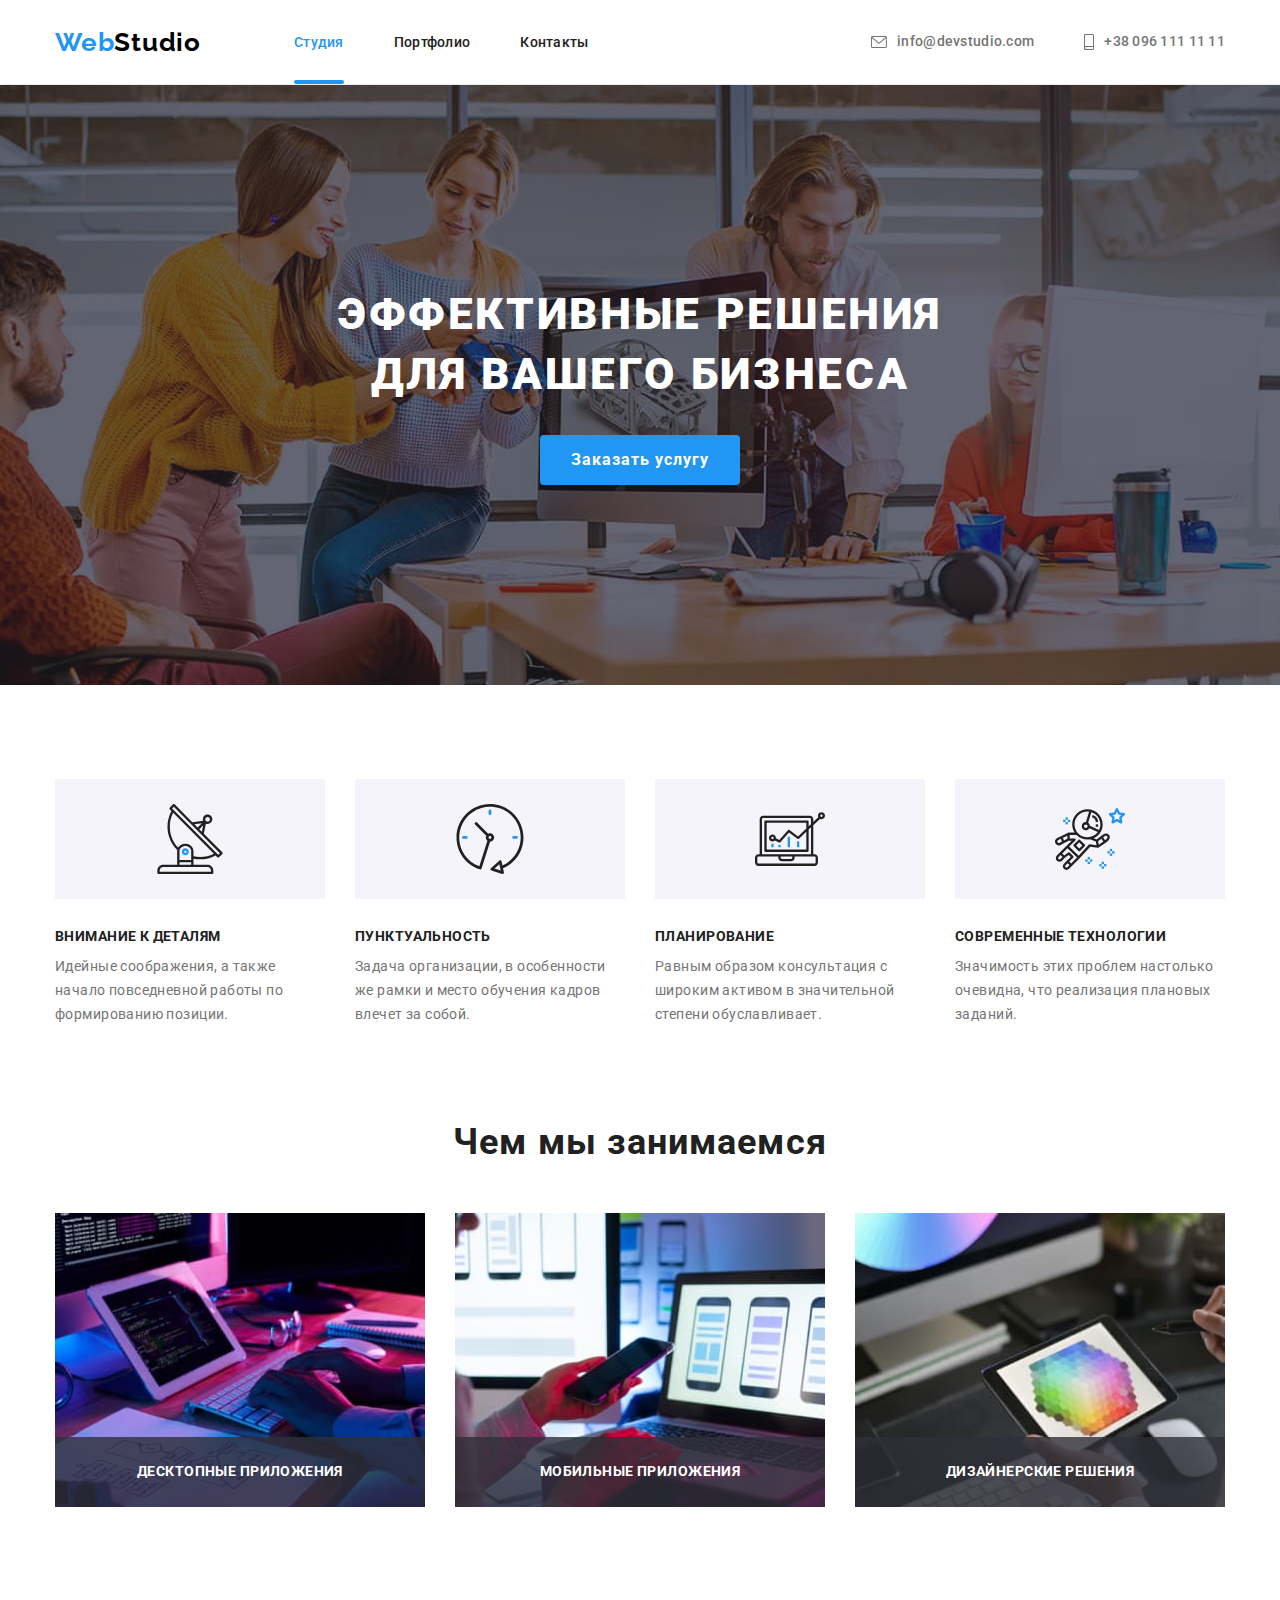
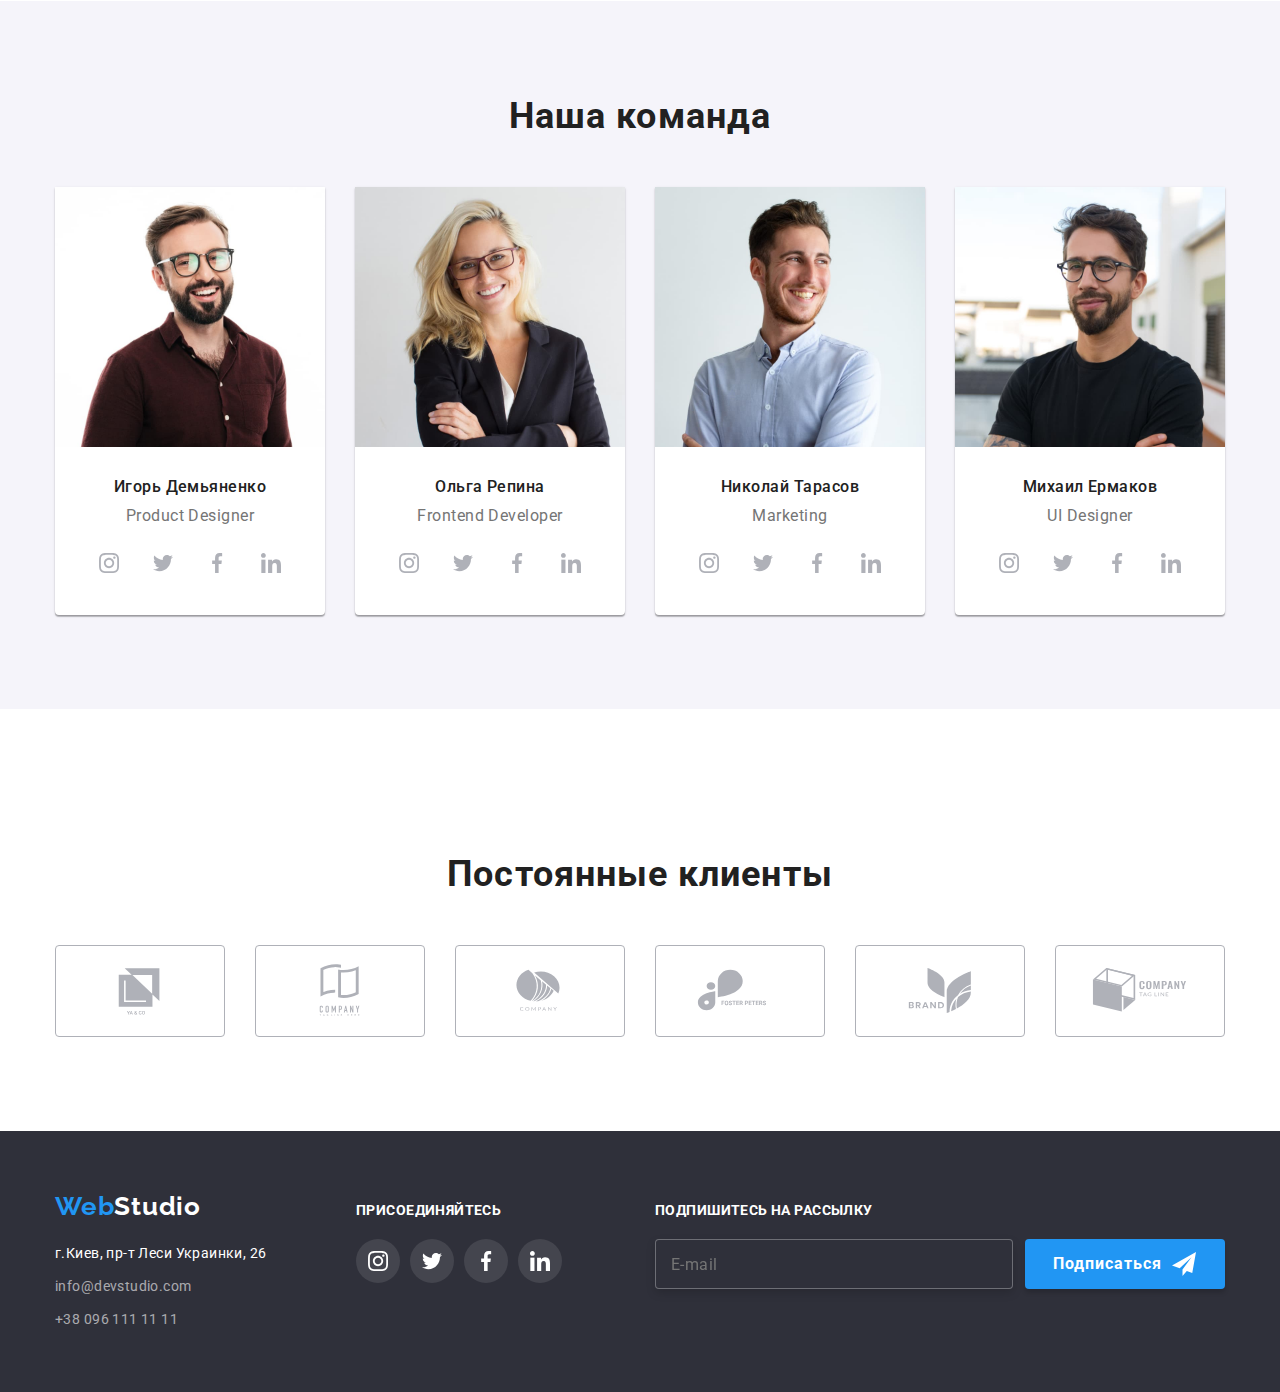
<file: index.html>
<!DOCTYPE html>
<html lang="ru">
  <head>
    <meta charset="UTF-8" />
    <meta http-equiv="X-UA-Compatible" content="IE=edge" />
    <meta name="viewport" content="width=device-width, initial-scale=1.0" />
    <title>Главная</title>
    <link rel="preconnect" href="https://fonts.googleapis.com" />
    <link rel="preconnect" href="https://fonts.gstatic.com" crossorigin />
    <link
      href="https://fonts.googleapis.com/css2?family=Raleway:wght@700&family=Roboto:wght@400;500;700;900&display=swap"
      rel="stylesheet"
    />
    <link rel="stylesheet" href="./css/main.min.css" />
  </head>

  <body>
    <header class="header">
      <div class="container container__header">
        <nav class="nav">
          <a href="./index.html" class="logo"
            >Web<span class="logo--black" lang="en">Studio</span></a
          >
          <ul class="nav-list">
            <li class="nav-list__item">
              <a
                href="./index.html"
                class="nav-list__link nav-list__link--current"
                >Студия</a
              >
            </li>
            <li class="nav-list__item">
              <a href="./portfolio.html" class="nav-list__link">Портфолио</a>
            </li>
            <li class="nav-list__item">
              <a href="./contacts.html" class="nav-list__link">Контакты</a>
            </li>
          </ul>
        </nav>
        <ul class="contact-list">
          <li class="contact-list__item">
            <a href="mailto:info@devstudio.com" class="contact-list__link">
              <svg class="contact-list__icon" width="16" height="12">
                <use href="./images/sprite.svg#icon-envelope"></use>
              </svg>
              info@devstudio.com
            </a>
          </li>
          <li class="contact-list__item">
            <a href="tel:+380961111111" class="contact-list__link">
              <svg class="contact-list__icon" width="10" height="16">
                <use href="./images/sprite.svg#icon-smartphone"></use>
              </svg>
              +38 096 111 11 11
            </a>
          </li>
        </ul>
      </div>
    </header>
    <main>
      <section class="hero">
        <div class="container">
          <h1 class="hero__title">Эффективные решения для вашего бизнеса</h1>
          <button type="button" class="hero__btn" data-modal-open>
            Заказать услугу
          </button>
        </div>
      </section>
      <section class="section">
        <div class="container">
          <h2 class="visually-hidden">Преимущества</h2>
          <ul class="skills">
            <li class="skills__item">
              <div class="skills__thumb">
                <svg class="skills__icon" width="70" height="70">
                  <use href="./images/sprite.svg#icon-antenna"></use>
                </svg>
              </div>
              <h3 class="skills__title">Внимание к деталям</h3>
              <p class="skills__text">
                Идейные соображения, а также начало повседневной работы по
                формированию позиции.
              </p>
            </li>
            <li class="skills__item">
              <div class="skills__thumb">
                <svg class="skills__icon" width="70" height="70">
                  <use href="./images/sprite.svg#icon-clock"></use>
                </svg>
              </div>
              <h3 class="skills__title">Пунктуальность</h3>
              <p class="skills__text">
                Задача организации, в особенности же рамки и место обучения
                кадров влечет за собой.
              </p>
            </li>
            <li class="skills__item">
              <div class="skills__thumb">
                <svg class="skills__icon" width="70" height="70">
                  <use href="./images/sprite.svg#icon-diagram"></use>
                </svg>
              </div>
              <h3 class="skills__title">Планирование</h3>
              <p class="skills__text">
                Равным образом консультация с широким активом в значительной
                степени обуславливает.
              </p>
            </li>
            <li class="skills__item">
              <div class="skills__thumb">
                <svg class="skills__icon" width="70" height="70">
                  <use href="./images/sprite.svg#icon-astronaut"></use>
                </svg>
              </div>
              <h3 class="skills__title">Современные технологии</h3>
              <p class="skills__text">
                Значимость этих проблем настолько очевидна, что реализация
                плановых заданий.
              </p>
            </li>
          </ul>
        </div>
      </section>

      <section class="section section--nopaddingtop">
        <div class="container">
          <h2 class="section__title">Чем мы занимаемся</h2>
          <ul class="works">
            <li class="works__item">
              <img
                src="./images/box-1.jpg"
                alt="Человек пишет код на компьютере"
                width="370"
                height="294"
              />
              <div class="works__thumb">
                <h3 class="works__text">Десктопные приложения</h3>
              </div>
            </li>
            <li class="works__item">
              <img
                src="./images/box-2.jpg"
                alt="Человек с телефоном и ноутбуком"
                width="370"
                height="294"
              />
              <div class="works__thumb">
                <h3 class="works__text">Мобильные приложения</h3>
              </div>
            </li>
            <li class="works__item">
              <img
                src="./images/box-3.jpg"
                alt="Человек с планшетом"
                width="370"
                height="294"
              />
              <div class="works__thumb">
                <h3 class="works__text">Дизайнерские решения</h3>
              </div>
            </li>
          </ul>
        </div>
      </section>

      <section class="section section--bganother">
        <div class="container">
          <h2 class="section__title">Наша команда</h2>
          <ul class="team">
            <li class="team__item">
              <img
                src="./images/team-card-1.jpg"
                alt="Фотография Игорь Демьяненко"
                width="270"
              />
              <div class="team__thumb">
                <h3 class="team__title">Игорь Демьяненко</h3>
                <p class="team__text" lang="en">Product Designer</p>
                <ul class="socials">
                  <li class="socials__item">
                    <a
                      href="https://www.instagram.com/"
                      target="_blank"
                      class="socials__link"
                    >
                      <svg class="socials__icon" width="20" height="20">
                        <use href="./images/sprite.svg#icon-instagram"></use>
                      </svg>
                    </a>
                  </li>
                  <li class="socials__item">
                    <a
                      href="https://twitter.com/"
                      target="_blank"
                      class="socials__link"
                    >
                      <svg class="socials__icon" width="20" height="20">
                        <use href="./images/sprite.svg#icon-twitter"></use>
                      </svg>
                    </a>
                  </li>
                  <li class="socials__item">
                    <a
                      href="https://www.facebook.com/"
                      target="_blank"
                      class="socials__link"
                    >
                      <svg class="socials__icon" width="20" height="20">
                        <use href="./images/sprite.svg#icon-facebook"></use>
                      </svg>
                    </a>
                  </li>
                  <li class="socials__item">
                    <a
                      href="https://www.linkedin.com/"
                      target="_blank"
                      class="socials__link"
                    >
                      <svg class="socials__icon" width="20" height="20">
                        <use href="./images/sprite.svg#icon-linkedin"></use>
                      </svg>
                    </a>
                  </li>
                </ul>
              </div>
            </li>
            <li class="team__item">
              <img
                src="./images/team-card-2.jpg"
                alt="Фотография Ольга Репина"
                width="270"
              />
              <div class="team__thumb">
                <h3 class="team__title">Ольга Репина</h3>
                <p class="team__text" lang="en">Frontend Developer</p>
                <ul class="socials socials--center">
                  <li class="socials__item">
                    <a
                      href="https://www.instagram.com/"
                      target="_blank"
                      class="socials__link"
                    >
                      <svg class="socials__icon" width="20" height="20">
                        <use href="./images/sprite.svg#icon-instagram"></use>
                      </svg>
                    </a>
                  </li>
                  <li class="socials__item">
                    <a
                      href="https://twitter.com/"
                      target="_blank"
                      class="socials__link"
                    >
                      <svg class="socials__icon" width="20" height="20">
                        <use href="./images/sprite.svg#icon-twitter"></use>
                      </svg>
                    </a>
                  </li>
                  <li class="socials__item">
                    <a
                      href="https://www.facebook.com/"
                      target="_blank"
                      class="socials__link"
                    >
                      <svg class="socials__icon" width="20" height="20">
                        <use href="./images/sprite.svg#icon-facebook"></use>
                      </svg>
                    </a>
                  </li>
                  <li class="socials__item">
                    <a
                      href="https://www.linkedin.com/"
                      target="_blank"
                      class="socials__link"
                    >
                      <svg class="socials__icon" width="20" height="20">
                        <use href="./images/sprite.svg#icon-linkedin"></use>
                      </svg>
                    </a>
                  </li>
                </ul>
              </div>
            </li>
            <li class="team__item">
              <img
                src="./images/team-card-3.jpg"
                alt="Фотография Николай Тарасов"
                width="270"
              />
              <div class="team__thumb">
                <h3 class="team__title">Николай Тарасов</h3>
                <p class="team__text" lang="en">Marketing</p>
                <ul class="socials socials--center">
                  <li class="socials__item">
                    <a
                      href="https://www.instagram.com/"
                      target="_blank"
                      class="socials__link"
                    >
                      <svg class="socials__icon" width="20" height="20">
                        <use href="./images/sprite.svg#icon-instagram"></use>
                      </svg>
                    </a>
                  </li>
                  <li class="socials__item">
                    <a
                      href="https://twitter.com/"
                      target="_blank"
                      class="socials__link"
                    >
                      <svg class="socials__icon" width="20" height="20">
                        <use href="./images/sprite.svg#icon-twitter"></use>
                      </svg>
                    </a>
                  </li>
                  <li class="socials__item">
                    <a
                      href="https://www.facebook.com/"
                      target="_blank"
                      class="socials__link"
                    >
                      <svg class="socials__icon" width="20" height="20">
                        <use href="./images/sprite.svg#icon-facebook"></use>
                      </svg>
                    </a>
                  </li>
                  <li class="socials__item">
                    <a
                      href="https://www.linkedin.com/"
                      target="_blank"
                      class="socials__link"
                    >
                      <svg class="socials__icon" width="20" height="20">
                        <use href="./images/sprite.svg#icon-linkedin"></use>
                      </svg>
                    </a>
                  </li>
                </ul>
              </div>
            </li>
            <li class="team__item">
              <img
                src="./images/team-card-4.jpg"
                alt="Фотография Михаил Ермаков"
                width="270"
              />
              <div class="team__thumb">
                <h3 class="team__title">Михаил Ермаков</h3>
                <p class="team__text" lang="en">UI Designer</p>
                <ul class="socials socials--center">
                  <li class="socials__item">
                    <a
                      href="https://www.instagram.com/"
                      target="_blank"
                      class="socials__link"
                    >
                      <svg class="socials__icon" width="20" height="20">
                        <use href="./images/sprite.svg#icon-instagram"></use>
                      </svg>
                    </a>
                  </li>
                  <li class="socials__item">
                    <a
                      href="https://twitter.com/"
                      target="_blank"
                      class="socials__link"
                    >
                      <svg class="socials__icon" width="20" height="20">
                        <use href="./images/sprite.svg#icon-twitter"></use>
                      </svg>
                    </a>
                  </li>
                  <li class="socials__item">
                    <a href="https://www.facebook.com/" class="socials__link">
                      <svg class="socials__icon" width="20" height="20">
                        <use href="./images/sprite.svg#icon-facebook"></use>
                      </svg>
                    </a>
                  </li>
                  <li class="socials__item">
                    <a href="https://www.linkedin.com/" class="socials__link">
                      <svg class="socials__icon" width="20" height="20">
                        <use href="./images/sprite.svg#icon-linkedin"></use>
                      </svg>
                    </a>
                  </li>
                </ul>
              </div>
            </li>
          </ul>
        </div>
      </section>
      <section class="section clients">
        <div class="container">
          <h2 class="section__title">Постоянные клиенты</h2>
          <ul class="clients">
            <li class="clients__item">
              <a href="#" class="clients__link">
                <svg class="clients__icon" width="106" height="60">
                  <use href="./images/sprite.svg#icon-client1"></use>
                </svg>
              </a>
            </li>
            <li class="clients__item">
              <a href="#" class="clients__link">
                <svg class="clients__icon" width="106" height="60">
                  <use href="./images/sprite.svg#icon-client2"></use>
                </svg>
              </a>
            </li>
            <li class="clients__item">
              <a href="#" class="clients__link">
                <svg class="clients__icon" width="106" height="60">
                  <use href="./images/sprite.svg#icon-client3"></use>
                </svg>
              </a>
            </li>
            <li class="clients__item">
              <a href="#" class="clients__link">
                <svg class="clients__icon" width="106" height="60">
                  <use href="./images/sprite.svg#icon-client4"></use>
                </svg>
              </a>
            </li>
            <li class="clients__item">
              <a href="#" class="clients__link">
                <svg class="clients__icon" width="106" height="60">
                  <use href="./images/sprite.svg#icon-client5"></use>
                </svg>
              </a>
            </li>
            <li class="clients__item">
              <a href="#" class="clients__link">
                <svg class="clients__icon" width="106" height="60">
                  <use href="./images/sprite.svg#icon-client6"></use>
                </svg>
              </a>
            </li>
          </ul>
        </div>
      </section>
    </main>
    <footer class="footer">
      <div class="container footer-blocks">
        <div class="address">
          <a href="./index.html" class="logo"
            >Web<span class="logo--white" lang="en">Studio</span></a
          >
          <address>
            <ul class="address__list">
              <li class="address__item">
                <a
                  href="https://goo.gl/maps/xgFosmUfhNx1MXcA8"
                  class="address__cityname"
                >
                  г.Киев, пр-т Леси Украинки, 26</a
                >
              </li>
              <li class="address__item">
                <a href="mailto:info@devstudio.com" class="address__text"
                  >info@devstudio.com</a
                >
              </li>
              <li class="address__item">
                <a href="tel:+380961111111" class="address__text"
                  >+38 096 111 11 11</a
                >
              </li>
            </ul>
          </address>
        </div>
        <div class="joinup">
          <h3 class="joinup__title">присоединяйтесь</h3>
          <ul class="socials">
            <li class="socials__item">
              <a
                href="https://www.instagram.com/"
                target="_blank"
                class="socials__link socials__link--dark"
              >
                <svg
                  class="socials__icon socials__icon--white"
                  width="20"
                  height="20"
                >
                  <use href="./images/sprite.svg#icon-instagram"></use>
                </svg>
              </a>
            </li>
            <li class="socials__item">
              <a
                href="https://twitter.com/"
                target="_blank"
                class="socials__link socials__link--dark"
              >
                <svg
                  class="socials__icon socials__icon--white"
                  width="20"
                  height="20"
                >
                  <use href="./images/sprite.svg#icon-twitter"></use>
                </svg>
              </a>
            </li>
            <li class="socials__item">
              <a
                href="https://www.facebook.com/"
                target="_blank"
                class="socials__link socials__link--dark"
              >
                <svg
                  class="socials__icon socials__icon--white"
                  width="20"
                  height="20"
                >
                  <use href="./images/sprite.svg#icon-facebook"></use>
                </svg>
              </a>
            </li>
            <li class="socials__item">
              <a
                href="https://www.linkedin.com/"
                target="_blank"
                class="socials__link socials__link--dark"
              >
                <svg
                  class="socials__icon socials__icon--white"
                  width="20"
                  height="20"
                >
                  <use href="./images/sprite.svg#icon-linkedin"></use>
                </svg>
              </a>
            </li>
          </ul>
        </div>
        <div class="mailup">
          <h3 class="joinup__title">Подпишитесь на рассылку</h3>
          <form class="mailup__form" autocomplete="off">
            <div class="mailup__field">
              <label>
                <input
                  class="mailup__input"
                  type="text"
                  name="name"
                  placeholder="E-mail"
                />
              </label>
              <button type="submit" class="hero__btn mailup__btn">
                Подписаться
                <svg class="mailup__icon" width="24" height="24">
                  <use href="./images/sprite.svg#icon-send"></use>
                </svg>
              </button>
            </div>
          </form>
        </div>
      </div>
    </footer>
    <div class="backdrop is-hidden" data-modal>
      <div class="modal">
        <button class="modal__close-btn" data-modal-close>
          <svg class="modal__icon" width="18" height="18">
            <use href="./images/sprite.svg#icon-close-black"></use>
          </svg>
        </button>
        <p class="modal__title">Оставьте свои данные, мы вам перезвоним</p>
        <form class="form" js-speaker-form autocomplete="off">
          <div class="modal-input-wrap">
            <label for="user-name" class="form__field">Имя</label>
            <input
              class="form__input"
              type="text"
              name="name"
              placeholder=" "
              id="user-name"
            />
            <svg class="form__icon" width="18" height="18">
              <use href="./images/sprite.svg#icon-person"></use>
            </svg>
          </div>
          <div class="modal-input-wrap">
            <label for="user-tel" class="form__field">Телефон</label>
            <input
              class="form__input"
              type="tel"
              name="tel"
              placeholder=" "
              id="user-tel"
            />
            <svg class="form__icon" width="18" height="18">
              <use href="./images/sprite.svg#icon-phone"></use>
            </svg>
          </div>
          <div class="modal-input-wrap">
            <label for="user-email" class="form__field">Почта</label>
            <input
              class="form__input"
              type="email"
              name="email"
              placeholder=" "
              id="user-email"
            />
            <svg class="form__icon" width="18" height="18">
              <use href="./images/sprite.svg#icon-email"></use>
            </svg>
          </div>
          <div class="modal-input-wrap">
            <label class="form__field">Комментарий</label>
            <textarea
              class="form__textarea"
              name="comment"
              placeholder="Введите текст"
            ></textarea>
          </div>
          <label class="form__checked">
            <input
              class="form__checkbox visually-hidden"
              type="checkbox"
              name="policy"
            />
            <span class="form__check"></span>
            Соглашаюсь с рассылкой и принимаю
            <a href="#" class="form_policy">&nbspУсловия договора</a>
          </label>
          <button type="submit" class="hero__btn form__btn">Отправить</button>
        </form>
      </div>
    </div>
    <script src="./js/modal.js"></script>
  </body>
</html>
</file>
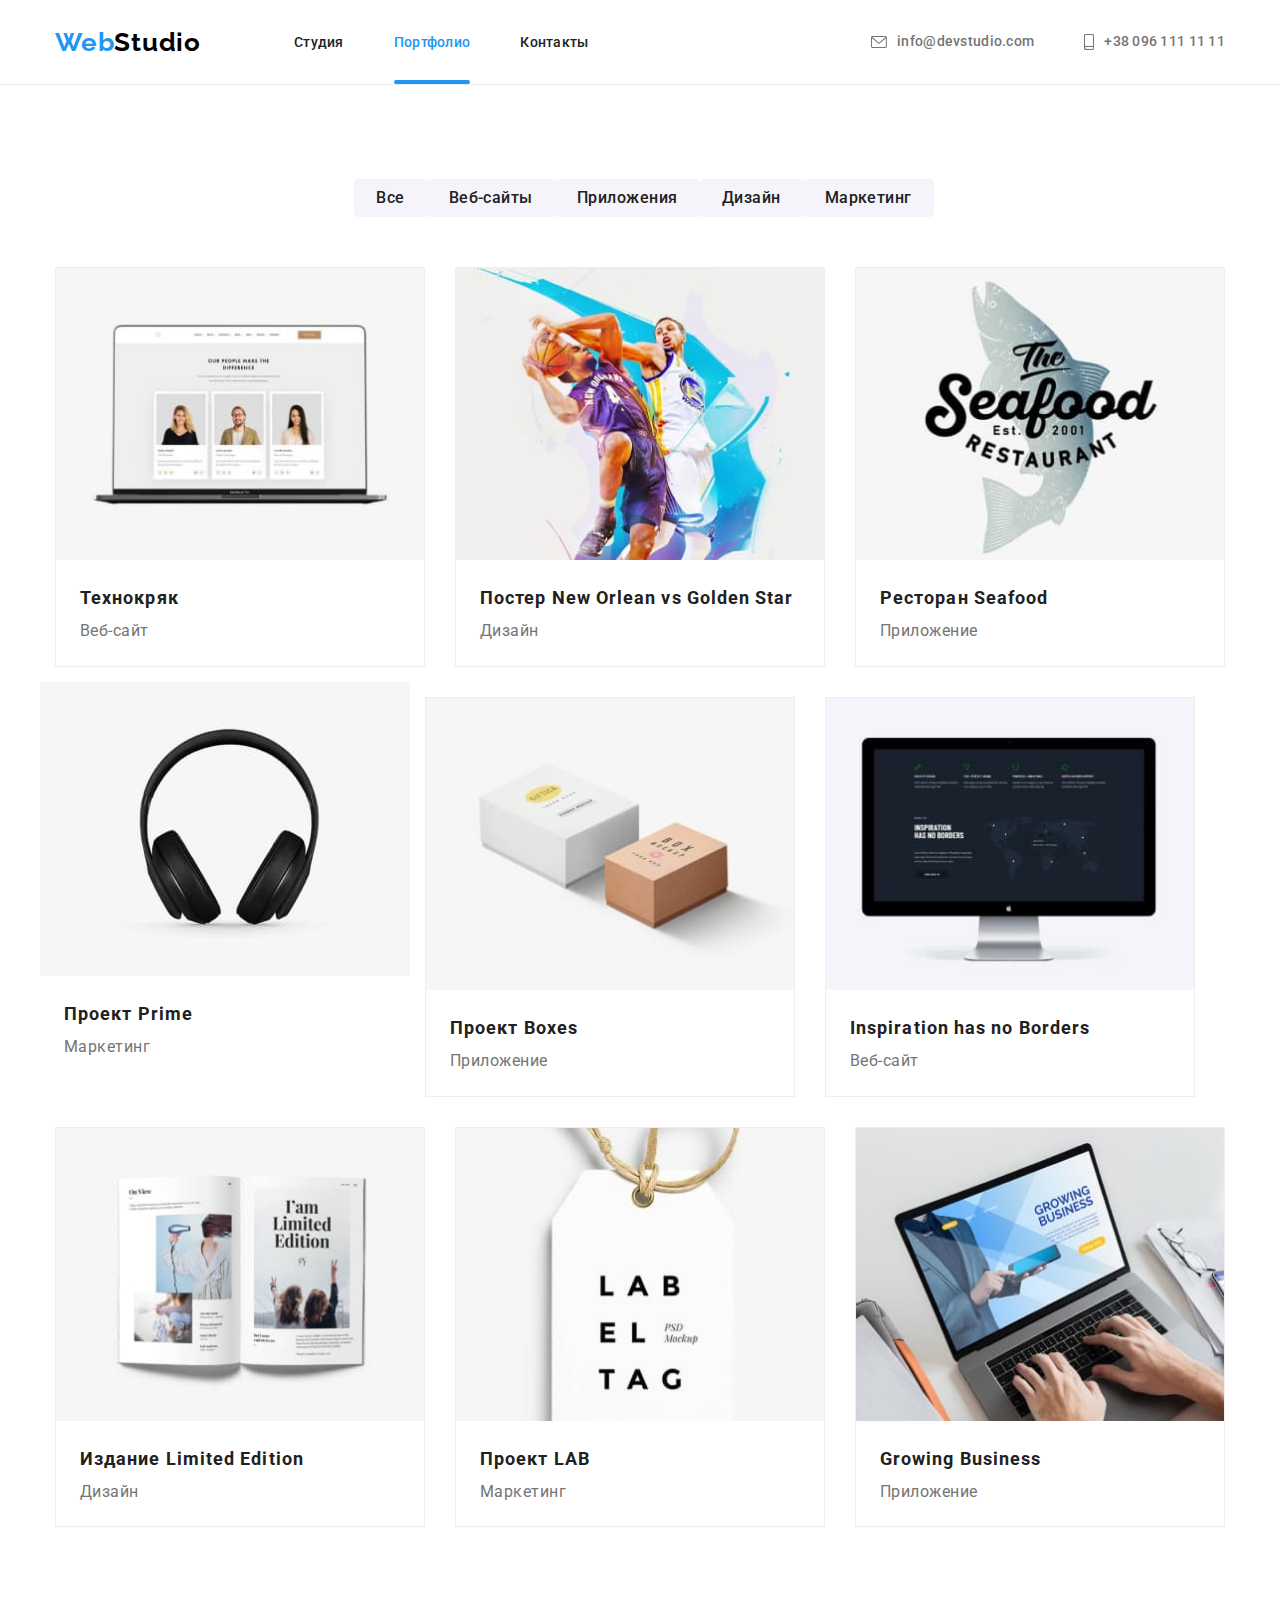
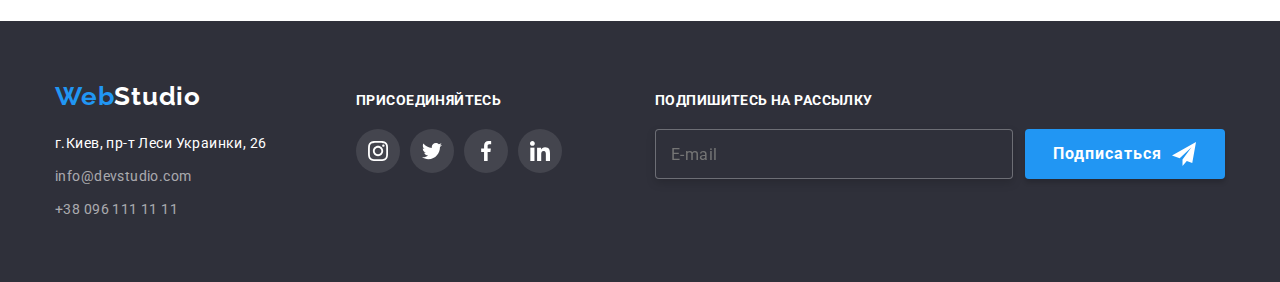
<file: portfolio.html>
<!DOCTYPE html>
<html lang="ru">
  <head>
    <meta charset="UTF-8" />
    <meta http-equiv="X-UA-Compatible" content="IE=edge" />
    <meta name="viewport" content="width=device-width, initial-scale=1.0" />
    <title>Портфолио</title>
    <link rel="preconnect" href="https://fonts.googleapis.com" />
    <link rel="preconnect" href="https://fonts.gstatic.com" crossorigin />
    <link
      href="https://fonts.googleapis.com/css2?family=Raleway:wght@700&family=Roboto:wght@400;500;700;900&display=swap"
      rel="stylesheet"
    />
    <link rel="stylesheet" href="./css/main.min.css" />
  </head>

  <body>
    <header class="header">
      <div class="container container__header">
        <nav class="nav">
          <a href="./index.html" class="logo"
            >Web<span class="logo--black" lang="en">Studio</span></a
          >
          <ul class="nav-list">
            <li class="nav-list__item">
              <a href="./index.html" class="nav-list__link">Студия</a>
            </li>
            <li class="nav-list__item">
              <a
                href="./portfolio.html"
                class="nav-list__link nav-list__link--current"
                >Портфолио</a
              >
            </li>
            <li class="nav-list__item">
              <a href="./contacts.html" class="nav-list__link">Контакты</a>
            </li>
          </ul>
        </nav>
        <ul class="contact-list">
          <li class="contact-list__item">
            <a href="mailto:info@devstudio.com" class="contact-list__link">
              <svg class="contact-list__icon" width="16" height="12">
                <use href="./images/sprite.svg#icon-envelope"></use>
              </svg>
              info@devstudio.com
            </a>
          </li>
          <li class="contact-list__item">
            <a href="tel:+380961111111" class="contact-list__link">
              <svg class="contact-list__icon" width="10" height="16">
                <use href="./images/sprite.svg#icon-smartphone"></use>
              </svg>
              +38 096 111 11 11
            </a>
          </li>
        </ul>
      </div>
    </header>
    <main>
      <section class="section">
        <div class="container">
          <h1 class="visually-hidden">Проэкты</h1>
          <ul class="filter">
            <li class="filter__item">
              <button type="button" class="filter__btn">Все</button>
            </li>
            <li class="filter__item">
              <button type="button" class="filter__btn">Веб-сайты</button>
            </li>
            <li class="filter__item">
              <button type="button" class="filter__btn">Приложения</button>
            </li>
            <li class="filter__item">
              <button type="button" class="filter__btn">Дизайн</button>
            </li>
            <li class="filter__item">
              <button type="button" class="filter__btn">Маркетинг</button>
            </li>
          </ul>
          <ul class="projects">
            <li class="projects__item">
              <a href="#" class="projects__link">
                <div class="projects__is-hidden">
                  <img
                    src="./images/project-1.jpg"
                    alt="Ноутбук с открытым сайтом"
                    width="370"
                  />
                  <p class="projects__about">
                    Технокряк это современная площадка распространения
                    коронавируса. Компании используют эту платформу для
                    цифрового шпионажа и атак на защищённые сервера конкурентов.
                  </p>
                </div>
                <div class="projects__thumb">
                  <h2 class="projects__title">Технокряк</h2>
                  <p class="projects__text">Веб-сайт</p>
                </div>
              </a>
            </li>
            <li class="projects__item">
              <a href="#" class="projects__link">
                <div class="projects__is-hidden">
                  <img
                    src="./images/project-2.jpg"
                    alt="Два баскетболиста борятся за мяч"
                    width="370"
                  />
                  <p class="projects__about">
                    Технокряк это современная площадка распространения
                    коронавируса. Компании используют эту платформу для
                    цифрового шпионажа и атак на защищённые сервера конкурентов.
                  </p>
                </div>
                <div class="projects__thumb">
                  <h2 class="projects__title">
                    Постер <span lang="en">New Orlean vs Golden Star</span>
                  </h2>
                  <p class="projects__text">Дизайн</p>
                </div>
              </a>
            </li>
            <li class="projects__item">
              <a href="#" class="projects__link">
                <div class="projects__is-hidden">
                  <img
                    src="./images/project-3.jpg"
                    alt="Рыба - логотип ресторана"
                    width="370"
                  />
                  <p class="projects__about">
                    Технокряк это современная площадка распространения
                    коронавируса. Компании используют эту платформу для
                    цифрового шпионажа и атак на защищённые сервера конкурентов.
                  </p>
                </div>
                <div class="projects__thumb">
                  <h2 class="projects__title">
                    Ресторан <span lang="en">Seafood</span>
                  </h2>
                  <p class="projects__text">Приложение</p>
                </div>
              </a>
            </li>
            <li class="projects__-item">
              <a href="#" class="projects__link">
                <div class="projects__is-hidden">
                  <img
                    src="./images/project-4.jpg"
                    alt="Наушники"
                    width="370"
                  />
                  <p class="projects__about">
                    Технокряк это современная площадка распространения
                    коронавируса. Компании используют эту платформу для
                    цифрового шпионажа и атак на защищённые сервера конкурентов.
                  </p>
                </div>
                <div class="projects__thumb">
                  <h2 class="projects__title">
                    Проект <span lang="en">Prime</span>
                  </h2>
                  <p class="projects__text">Маркетинг</p>
                </div>
              </a>
            </li>
            <li class="projects__item">
              <a href="#" class="projects__link">
                <div class="projects__is-hidden">
                  <img
                    src="./images/project-5.jpg"
                    alt="Две картонные коробки"
                    width="370"
                  />
                  <p class="projects__about">
                    Технокряк это современная площадка распространения
                    коронавируса. Компании используют эту платформу для
                    цифрового шпионажа и атак на защищённые сервера конкурентов.
                  </p>
                </div>
                <div class="projects__thumb">
                  <h2 class="projects__title">
                    Проект <span lang="en">Boxes</span>
                  </h2>
                  <p class="projects__text">Приложение</p>
                </div>
              </a>
            </li>
            <li class="projects__item">
              <a href="#" class="projects__link">
                <div class="projects__is-hidden">
                  <img
                    src="./images/project-6.jpg"
                    alt="Монитор с открытым сайтом"
                    width="370"
                  />
                  <p class="projects__about">
                    Технокряк это современная площадка распространения
                    коронавируса. Компании используют эту платформу для
                    цифрового шпионажа и атак на защищённые сервера конкурентов.
                  </p>
                </div>
                <div class="projects__thumb">
                  <h2 class="projects__title" lang="en">
                    Inspiration has no Borders
                  </h2>
                  <p class="projects__text">Веб-сайт</p>
                </div>
              </a>
            </li>
            <li class="projects__item">
              <a href="#" class="projects__link">
                <div class="projects__is-hidden">
                  <img
                    src="./images/project-7.jpg"
                    alt="Открытый журнал"
                    width="370"
                  />
                  <p class="projects__about">
                    Технокряк это современная площадка распространения
                    коронавируса. Компании используют эту платформу для
                    цифрового шпионажа и атак на защищённые сервера конкурентов.
                  </p>
                </div>
                <div class="projects__thumb">
                  <h2 class="projects__title">
                    Издание <span lang="en">Limited Edition</span>
                  </h2>
                  <p class="projects__text">Дизайн</p>
                </div>
              </a>
            </li>
            <li class="projects__item">
              <a href="#" class="projects__link">
                <div class="projects__is-hidden">
                  <img
                    src="./images/project-8.jpg"
                    alt="Бумажная бирка с веревкой"
                    width="370"
                  />
                  <p class="projects__about">
                    Технокряк это современная площадка распространения
                    коронавируса. Компании используют эту платформу для
                    цифрового шпионажа и атак на защищённые сервера конкурентов.
                  </p>
                </div>
                <div class="projects__thumb">
                  <h2 class="projects__title">
                    Проект <span lang="en">LAB</span>
                  </h2>
                  <p class="projects__text">Маркетинг</p>
                </div>
              </a>
            </li>
            <li class="projects__item">
              <a href="#" class="projects__link">
                <div class="projects__is-hidden">
                  <img
                    src="./images/project-9.jpg"
                    alt="Человек работает на ноутбуке"
                    width="370"
                  />
                  <p class="projects__about">
                    Технокряк это современная площадка распространения
                    коронавируса. Компании используют эту платформу для
                    цифрового шпионажа и атак на защищённые сервера конкурентов.
                  </p>
                </div>
                <div class="projects__thumb">
                  <h2 class="projects__title" lang="en">Growing Business</h2>
                  <p class="projects__text">Приложение</p>
                </div>
              </a>
            </li>
          </ul>
        </div>
      </section>
    </main>
    <footer class="footer">
      <div class="container footer-blocks">
        <div class="address">
          <a href="./index.html" class="logo"
            >Web<span class="logo--white" lang="en">Studio</span></a
          >
          <address>
            <ul class="address__list">
              <li class="address__item">
                <a
                  href="https://goo.gl/maps/xgFosmUfhNx1MXcA8"
                  class="address__cityname"
                >
                  г.Киев, пр-т Леси Украинки, 26</a
                >
              </li>
              <li class="address__item">
                <a href="mailto:info@devstudio.com" class="address__text"
                  >info@devstudio.com</a
                >
              </li>
              <li class="address__item">
                <a href="tel:+380961111111" class="address__text"
                  >+38 096 111 11 11</a
                >
              </li>
            </ul>
          </address>
        </div>
        <div class="joinup">
          <h3 class="joinup__title">присоединяйтесь</h3>
          <ul class="socials">
            <li class="socials__item">
              <a
                href="https://www.instagram.com/"
                target="_blank"
                class="socials__link socials__link--dark"
              >
                <svg
                  class="socials__icon socials__icon--white"
                  width="20"
                  height="20"
                >
                  <use href="./images/sprite.svg#icon-instagram"></use>
                </svg>
              </a>
            </li>
            <li class="socials__item">
              <a
                href="https://twitter.com/"
                target="_blank"
                class="socials__link socials__link--dark"
              >
                <svg
                  class="socials__icon socials__icon--white"
                  width="20"
                  height="20"
                >
                  <use href="./images/sprite.svg#icon-twitter"></use>
                </svg>
              </a>
            </li>
            <li class="socials__item">
              <a
                href="https://www.facebook.com/"
                target="_blank"
                class="socials__link socials__link--dark"
              >
                <svg
                  class="socials__icon socials__icon--white"
                  width="20"
                  height="20"
                >
                  <use href="./images/sprite.svg#icon-facebook"></use>
                </svg>
              </a>
            </li>
            <li class="socials__item">
              <a
                href="https://www.linkedin.com/"
                target="_blank"
                class="socials__link socials__link--dark"
              >
                <svg
                  class="socials__icon socials__icon--white"
                  width="20"
                  height="20"
                >
                  <use href="./images/sprite.svg#icon-linkedin"></use>
                </svg>
              </a>
            </li>
          </ul>
        </div>
        <div class="mailup">
          <h3 class="joinup__title">Подпишитесь на рассылку</h3>
          <form class="mailup__form" autocomplete="off">
            <div class="mailup__field">
              <label>
                <input
                  class="mailup__input"
                  type="text"
                  name="name"
                  placeholder="E-mail"
                />
              </label>
              <button type="submit" class="hero__btn mailup__btn">
                Подписаться
                <svg class="mailup__icon" width="24" height="24">
                  <use href="./images/sprite.svg#icon-send"></use>
                </svg>
              </button>
            </div>
          </form>
        </div>
      </div>
    </footer>
  </body>
</html>
</file>
<file: css/main.min.css>
/*! modern-normalize v1.1.0 | MIT License | https://github.com/sindresorhus/modern-normalize */*,::after,::before{-webkit-box-sizing:border-box;box-sizing:border-box}html{-moz-tab-size:4;-o-tab-size:4;tab-size:4}html{line-height:1.15;-webkit-text-size-adjust:100%}body{margin:0}body{font-family:system-ui,-apple-system,"Segoe UI",Roboto,Helvetica,Arial,sans-serif,"Apple Color Emoji","Segoe UI Emoji"}hr{height:0;color:inherit}abbr[title]{-webkit-text-decoration:underline dotted;text-decoration:underline dotted}b,strong{font-weight:bolder}code,kbd,pre,samp{font-family:ui-monospace,SFMono-Regular,Consolas,"Liberation Mono",Menlo,monospace;font-size:1em}small{font-size:80%}sub,sup{font-size:75%;line-height:0;position:relative;vertical-align:baseline}sub{bottom:-0.25em}sup{top:-0.5em}table{text-indent:0;border-color:inherit}button,input,optgroup,select,textarea{font-family:inherit;font-size:100%;line-height:1.15;margin:0}button,select{text-transform:none}[type=button],[type=reset],[type=submit],button{-webkit-appearance:button}::-moz-focus-inner{border-style:none;padding:0}:-moz-focusring{outline:1px dotted ButtonText}:-moz-ui-invalid{box-shadow:none}legend{padding:0}progress{vertical-align:baseline}::-webkit-inner-spin-button,::-webkit-outer-spin-button{height:auto}[type=search]{-webkit-appearance:textfield;outline-offset:-2px}::-webkit-search-decoration{-webkit-appearance:none}::-webkit-file-upload-button{-webkit-appearance:button;font:inherit}summary{display:list-item}body{background-color:#fff;font-family:"Roboto",sans-serif}ul{padding:0;margin:0;list-style:none}h1,h2,h3,h4,h5,h6,p{margin:0}img{display:block;max-width:100%;height:auto}button{cursor:pointer}.socials__link,.mailup__btn,.mailup__input,.mailup__field,.clients__link,.skills__thumb,.contact-list__link,.container__header,.nav{display:-webkit-box;display:-ms-flexbox;display:flex;-webkit-box-align:center;-ms-flex-align:center;align-items:center}.clients__item:nth-child(n+2),.team__item:nth-child(n+2),.works__item:nth-child(n+2){margin-left:30px}.contact-list__link,.nav-list__link{padding:10px 0;font-weight:500;font-size:14px;line-height:1.14;letter-spacing:.02em;text-decoration:none}.section{padding-top:94px;padding-bottom:94px}.section__title{color:#212121;font-size:36px;line-height:1.17;letter-spacing:.03em;text-align:center}.section--nopaddingtop{padding-top:0}.section.section--bganother{background-color:#f5f4fa}.container{width:1200px;margin:0 auto;padding-left:15px;padding-right:15px}.visually-hidden{position:absolute;white-space:nowrap;width:1px;height:1px;overflow:hidden;border:0;padding:0;clip:rect(0 0 0 0);-webkit-clip-path:inset(50%);clip-path:inset(50%);margin:-1px}.logo{font-family:Raleway,sans-serif;color:#2196f3;font-weight:700;font-size:26px;line-height:1.19;letter-spacing:.03em;text-decoration:none}.logo--black{color:#000}.logo--white{color:#fff}.header{padding:24px 0;border-bottom:1px solid #ececec}.nav-list{display:-webkit-box;display:-ms-flexbox;display:flex;margin-left:93px}.contact-list{display:-webkit-box;display:-ms-flexbox;display:flex;margin-left:auto}.contact-list__item{display:-webkit-box;display:-ms-flexbox;display:flex}.contact-list__item:nth-child(n+2){margin-left:50px}.nav-list__link{color:#212121;-webkit-transition:color 250ms cubic-bezier(0.4, 0, 0.2, 1);transition:color 250ms cubic-bezier(0.4, 0, 0.2, 1)}.nav-list__link:hover,.nav-list__link:focus{color:#2196f3}.nav-list__link--current{color:#2196f3;position:relative}.nav-list__link--current::after{content:"";position:absolute;bottom:-24px;left:0;display:inline-block;width:100%;height:4px;border-radius:2px;background-color:#2196f3}.contact-list__link{-webkit-box-pack:center;-ms-flex-pack:center;justify-content:center;color:#757575;-webkit-transition:color 250ms cubic-bezier(0.4, 0, 0.2, 1);transition:color 250ms cubic-bezier(0.4, 0, 0.2, 1)}.contact-list__link:hover,.contact-list__link:focus{color:#2196f3}.nav-list__item{height:100%}.nav-list__item:nth-child(n+2){margin-left:50px}.nav-list__link--current{color:#2196f3;position:relative}.nav-list__link--current:after{content:"";position:absolute;bottom:-24px;left:0;display:inline-block;width:100%;height:4px;border-radius:2px;background-color:#2196f3}.contact-list__icon{fill:currentColor;margin-right:10px}.hero{text-align:center;background-image:-webkit-gradient(linear, left top, right top, from(rgba(47, 48, 58, 0.4)), to(rgba(47, 48, 58, 0.4))),url("../images/hero.jpg");background-image:linear-gradient(to right, rgba(47, 48, 58, 0.4), rgba(47, 48, 58, 0.4)),url("../images/hero.jpg");background-size:cover;background-repeat:no-repeat;background-position:center;max-width:1600px;height:600px;margin-left:auto;margin-right:auto;padding-top:200px;padding-bottom:200px}.hero__title{width:700px;margin:0 auto;color:#fff;font-weight:900;font-size:44px;line-height:1.36;letter-spacing:.06em;text-transform:uppercase}.hero__btn{min-width:200px;height:50px;margin-top:30px;font-family:"Roboto",sans-serif;background-color:#2196f3;color:#fff;font-weight:700;font-size:16px;line-height:1.87;letter-spacing:.06em;border:none;-webkit-box-shadow:0px 4px 4px rgba(0,0,0,.15);box-shadow:0px 4px 4px rgba(0,0,0,.15);border-radius:4px;-webkit-transition:background-color 250ms cubic-bezier(0.4, 0, 0.2, 1);transition:background-color 250ms cubic-bezier(0.4, 0, 0.2, 1)}.hero__btn:hover,.hero__btn:focus{background-color:#188ce8}.skills{display:-webkit-box;display:-ms-flexbox;display:flex;-ms-flex-wrap:wrap;flex-wrap:wrap;-webkit-box-pack:center;-ms-flex-pack:center;justify-content:center}.skills__item{width:270px}.skills__item:nth-child(n+2){margin-left:30px}.skills__thumb{-webkit-box-pack:center;-ms-flex-pack:center;justify-content:center;height:120px;background-color:#f5f4fa}.skills__title{color:#212121;font-size:14px;line-height:1.14;letter-spacing:.03em;text-transform:uppercase;margin-top:30px}.skills__text{color:#757575;font-size:14px;line-height:1.71;letter-spacing:.03em;margin-top:10px}.team,.works,.clients{display:-webkit-box;display:-ms-flexbox;display:flex;margin-top:50px}.works__item{width:370px;height:294px;position:relative}.works__thumb{position:absolute;bottom:0;width:370px;height:70px;background-color:rgba(47,48,58,.8);padding-top:27px;padding-bottom:27px}.works__text{font-size:14px;line-height:1.14;text-align:center;letter-spacing:.03em;text-transform:uppercase;color:#fff}.team__item{width:270px;text-align:center;background:#fff;-webkit-box-shadow:0px 1px 3px rgba(0,0,0,.12),0px 1px 1px rgba(0,0,0,.14),0px 2px 1px rgba(0,0,0,.2);box-shadow:0px 1px 3px rgba(0,0,0,.12),0px 1px 1px rgba(0,0,0,.14),0px 2px 1px rgba(0,0,0,.2);border-radius:0px 0px 4px 4px}.team__thumb{padding:30px 0}.team__title{color:#212121;font-weight:500;font-size:16px;line-height:1.19;letter-spacing:.03em;text-align:center}.team__text{color:#757575;font-size:16px;line-height:1.19;letter-spacing:.03em;text-align:center;margin-top:10px;margin-bottom:16px}.clients__link{-webkit-box-pack:center;-ms-flex-pack:center;justify-content:center;width:170px;height:92px;border:1px solid #afb1b8;border-radius:4px;color:#afb1b8;text-decoration:none;-webkit-transition:color border-color 250ms cubic-bezier(0.4, 0, 0.2, 1);transition:color border-color 250ms cubic-bezier(0.4, 0, 0.2, 1)}.clients__link:hover,.clients__link:focus{color:#2196f3;border-color:#2196f3}.clients__icon{fill:currentColor}.footer{max-width:1600px;margin:auto;padding-top:60px;padding-bottom:60px;background-color:#2f303a}.footer-blocks{display:-webkit-box;display:-ms-flexbox;display:flex;-webkit-box-align:baseline;-ms-flex-align:baseline;align-items:baseline}.address{-webkit-box-flex:1;-ms-flex-positive:1;flex-grow:1;margin-right:70px}.address__list{font-size:14px;line-height:1.71;letter-spacing:.03em;font-style:normal;margin-top:20px}.address__item:nth-child(n+2){margin-top:9px}.address__cityname{color:#fff;text-decoration:none}.address__text{color:rgba(255,255,255,.6);text-decoration:none}.joinup{margin-right:93px}.joinup__title{margin-bottom:20px;color:#fff;font-size:14px;line-height:1.14;letter-spacing:.03em;text-transform:uppercase}.mailup__input{min-width:358px;height:50px;padding:15px;font-family:"Roboto",sans-serif;font-size:16px;line-height:1.25;letter-spacing:.03em;color:rgba(255,255,255,.6);background-color:#2f303a;border:1px solid rgba(255,255,255,.3);-webkit-box-sizing:border-box;box-sizing:border-box;-webkit-filter:drop-shadow(0px 4px 4px rgba(0, 0, 0, 0.15));filter:drop-shadow(0px 4px 4px rgba(0, 0, 0, 0.15));border-radius:4px}.mailup__input:focus{color:#fff;border-color:#2196f3;outline:none}.mailup__btn{padding:13px 28px;margin:0;margin-left:12px;-webkit-transition:background-color 250ms cubic-bezier(0.4, 0, 0.2, 1);transition:background-color 250ms cubic-bezier(0.4, 0, 0.2, 1)}.mailup__btn:hover,.mailup__btn:focus{background-color:#188ce8}.mailup__icon{margin-left:10px}.socials{display:-webkit-box;display:-ms-flexbox;display:flex;-webkit-box-pack:center;-ms-flex-pack:center;justify-content:center}.socials__item{width:44px;height:44px}.socials__item:nth-child(n+2){margin-left:10px}.socials__link{-webkit-box-pack:center;-ms-flex-pack:center;justify-content:center;width:100%;height:100%;border-radius:50%;-webkit-transition:background-color 250ms cubic-bezier(0.4, 0, 0.2, 1);transition:background-color 250ms cubic-bezier(0.4, 0, 0.2, 1)}.socials__link:hover,.socials__link:focus{background-color:#2196f3}.socials__link--dark{background:rgba(255,255,255,.1)}.socials__icon{fill:#afb1b8;-webkit-transition:fill 250ms cubic-bezier(0.4, 0, 0.2, 1);transition:fill 250ms cubic-bezier(0.4, 0, 0.2, 1)}.socials__icon--white{fill:#fff}.socials__link:hover .socials__icon,.socials__link:focus .socials__icon{fill:#fff}.backdrop{position:fixed;top:0;left:0;width:100%;height:100%;background-color:rgba(0,0,0,.2);opacity:1;-webkit-transition:opacity 250ms cubic-bezier(0.4, 0, 0.2, 1);transition:opacity 250ms cubic-bezier(0.4, 0, 0.2, 1)}.backdrop.is-hidden{opacity:0;pointer-events:none;visibility:hidden}.modal{position:absolute;top:50%;left:50%;-webkit-transform:translate(-50%, -50%) scale(1);transform:translate(-50%, -50%) scale(1);min-width:528px;min-height:581px;padding:40px;background-color:#fff;-webkit-transition:-webkit-transform 250ms cubic-bezier(0.4, 0, 0.2, 1);transition:-webkit-transform 250ms cubic-bezier(0.4, 0, 0.2, 1);transition:transform 250ms cubic-bezier(0.4, 0, 0.2, 1);transition:transform 250ms cubic-bezier(0.4, 0, 0.2, 1), -webkit-transform 250ms cubic-bezier(0.4, 0, 0.2, 1)}.backdrop.is-hidden .modal{-webkit-transform:translate(-50%, -50%) scale(0.3);transform:translate(-50%, -50%) scale(0.3)}.modal__close-btn{border:none;cursor:pointer;position:absolute;top:8px;right:8px;width:30px;height:30px;border-radius:50%;border:1px solid rgba(0,0,0,.1);-webkit-transition:fill 250ms cubic-bezier(0.4, 0, 0.2, 1);transition:fill 250ms cubic-bezier(0.4, 0, 0.2, 1);background:transparent}.modal__icon{position:absolute;top:5px;left:5px}.modal__close-btn:hover .modal__icon,.modal__close-btn:focus .modal__icon{fill:#2196f3}.modal__title{font-family:"Roboto",sans-serif;font-style:normal;font-weight:bold;text-align:center;font-size:20px;line-height:1.15;letter-spacing:.03em;margin-bottom:12px}.form{width:448px}.form__field{position:relative;display:-webkit-box;display:-ms-flexbox;display:flex;-webkit-box-orient:vertical;-webkit-box-direction:normal;-ms-flex-direction:column;flex-direction:column;margin-bottom:4px;color:#757575;font-size:12px;line-height:1.17;letter-spacing:.01em}.form__input{width:448px;height:40px;padding:12px 12px 12px 42px;border:1px solid rgba(33,33,33,.2);-webkit-box-sizing:border-box;box-sizing:border-box;border-radius:4px;-webkit-transition:border-color outline 250ms cubic-bezier(0.4, 0, 0.2, 1);transition:border-color outline 250ms cubic-bezier(0.4, 0, 0.2, 1)}.form__input:focus{border-color:#2196f3;outline:none}.form__textarea{width:448px;height:120px;padding:12px 16px;font-family:"Roboto",sans-serif;resize:none;border:1px solid rgba(33,33,33,.2);-webkit-box-sizing:border-box;box-sizing:border-box;border-radius:4px;-webkit-transition:border-color outline 250ms cubic-bezier(0.4, 0, 0.2, 1);transition:border-color outline 250ms cubic-bezier(0.4, 0, 0.2, 1)}.form__textarea:focus{border-color:#2196f3;outline:none}.form__textarea::-webkit-input-placeholder{font-family:"Roboto",sans-serif;font-size:14px;line-height:1.14;letter-spacing:.01em;color:rgba(117,117,117,.5)}.form__textarea::-moz-placeholder{font-family:"Roboto",sans-serif;font-size:14px;line-height:1.14;letter-spacing:.01em;color:rgba(117,117,117,.5)}.form__textarea:-ms-input-placeholder{font-family:"Roboto",sans-serif;font-size:14px;line-height:1.14;letter-spacing:.01em;color:rgba(117,117,117,.5)}.form__textarea::-ms-input-placeholder{font-family:"Roboto",sans-serif;font-size:14px;line-height:1.14;letter-spacing:.01em;color:rgba(117,117,117,.5)}.form__textarea::placeholder{font-family:"Roboto",sans-serif;font-size:14px;line-height:1.14;letter-spacing:.01em;color:rgba(117,117,117,.5)}.form__checked{display:-webkit-box;display:-ms-flexbox;display:flex;-webkit-box-pack:center;-ms-flex-pack:center;justify-content:center;margin-top:25px;-webkit-box-align:center;-ms-flex-align:center;align-items:center;color:#757575;font-size:14px;line-height:1.71;letter-spacing:.03em}.form__checked .form_policy{color:#2196f3}.form__checkbox:checked+span{background-color:#2196f3;background-image:url("../images/full-check.svg");background-size:contain;background-origin:border-box;border-color:#2196f3}.form__check{display:-webkit-inline-box;display:-ms-inline-flexbox;display:inline-flex;width:16px;height:15px;margin-right:8px;border-radius:2px;border:2px solid #212121}.form__btn{display:block;margin-top:34px;margin-left:auto;margin-right:auto;-webkit-transition:background-color 250ms cubic-bezier(0.4, 0, 0.2, 1);transition:background-color 250ms cubic-bezier(0.4, 0, 0.2, 1)}.form__btn:hover,.form__btn:focus{background-color:#188ce8}.modal-input-wrap{position:relative}.modal-input-wrap:nth-child(n+2){margin-top:10px}.form__icon{position:absolute;top:50%;left:20px;-webkit-transform:translate(-50%);transform:translate(-50%);display:inline-block;width:18px;height:18px;-webkit-transition:fill 250ms cubic-bezier(0.4, 0, 0.2, 1);transition:fill 250ms cubic-bezier(0.4, 0, 0.2, 1)}.form__input:focus+.form__icon{fill:#2196f3}.filter{display:-webkit-box;display:-ms-flexbox;display:flex;-webkit-box-pack:center;-ms-flex-pack:center;justify-content:center;margin-bottom:50px}.filter:nth-child(n+2){margin-left:8px}.filter__btn{padding:6px 22px;background-color:#f5f4fa;color:#212121;border:none;border-radius:4px;font-weight:500;font-size:16px;line-height:1.62;letter-spacing:.03em;text-align:center;-webkit-transition:color background-color box-shadow 250ms cubic-bezier(0.4, 0, 0.2, 1);transition:color background-color box-shadow 250ms cubic-bezier(0.4, 0, 0.2, 1)}.filter__btn:hover,.filter__btn:focus{background-color:#2196f3;color:#fff;-webkit-box-shadow:0px 3px 1px rgba(0,0,0,.1),0px 1px 2px rgba(0,0,0,.08),0px 2px 2px rgba(0,0,0,.12);box-shadow:0px 3px 1px rgba(0,0,0,.1),0px 1px 2px rgba(0,0,0,.08),0px 2px 2px rgba(0,0,0,.12)}.projects{display:-webkit-box;display:-ms-flexbox;display:flex;-ms-flex-wrap:wrap;flex-wrap:wrap;margin:-15px}.projects__is-hidden{position:relative;overflow:hidden}.projects__item{width:370px;margin:15px;border:1px solid #eee;position:relative}.projects__link{display:block;width:100%;text-decoration:none;-webkit-transition:border-radius box-shadow 250ms cubic-bezier(0.4, 0, 0.2, 1);transition:border-radius box-shadow 250ms cubic-bezier(0.4, 0, 0.2, 1)}.projects__link:hover,.projects__link:focus{border-radius:4px;-webkit-box-shadow:0px 3px 1px rgba(0,0,0,.1),0px 1px 2px rgba(0,0,0,.08),0px 2px 2px rgba(0,0,0,.12);box-shadow:0px 3px 1px rgba(0,0,0,.1),0px 1px 2px rgba(0,0,0,.08),0px 2px 2px rgba(0,0,0,.12)}.projects__thumb{padding:20px 24px}.projects__about{position:absolute;top:0;left:0;opacity:0;width:370px;height:292px;padding:63px 24px;font-size:18px;line-height:1.55;letter-spacing:.03em;color:#fff;background-color:rgba(33,150,243,.9);-webkit-transform:translateY(100%);transform:translateY(100%);overflow:hidden;-webkit-transition:-webkit-transform 250ms cubic-bezier(0.4, 0, 0.2, 1);transition:-webkit-transform 250ms cubic-bezier(0.4, 0, 0.2, 1);transition:transform 250ms cubic-bezier(0.4, 0, 0.2, 1);transition:transform 250ms cubic-bezier(0.4, 0, 0.2, 1), -webkit-transform 250ms cubic-bezier(0.4, 0, 0.2, 1)}.projects__link:hover .projects__about{-webkit-transform:translateY(0);transform:translateY(0);opacity:1}.projects__title{color:#212121;font-size:18px;line-height:2;letter-spacing:.06em}.projects__text{color:#757575;font-size:16px;line-height:1.86;letter-spacing:.03em}/*# sourceMappingURL=main.min.css.map */
</file>
